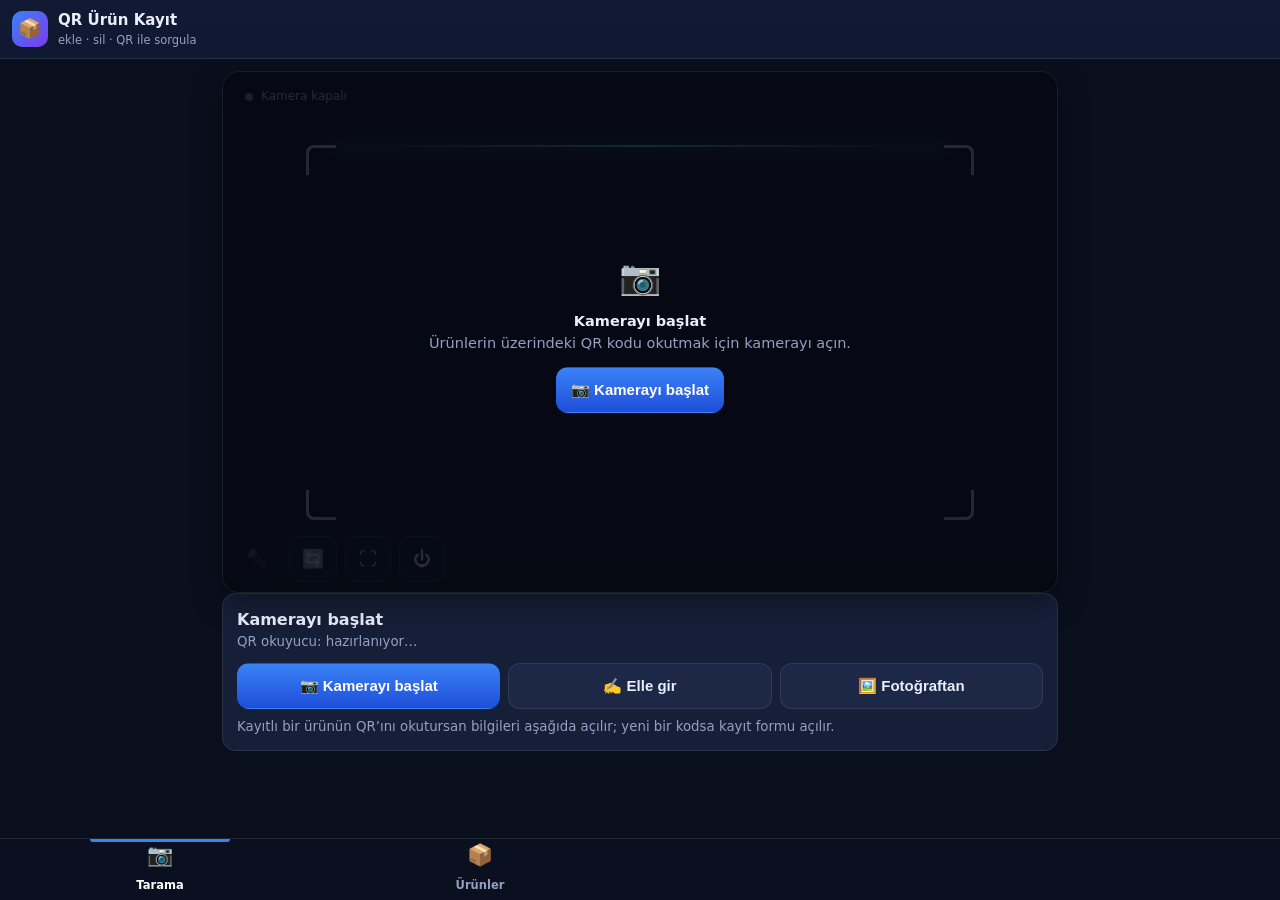
<file: index.html>
<!doctype html>
<html lang="tr">
<head>
<meta charset="utf-8">
<meta name="viewport" content="width=device-width, initial-scale=1, viewport-fit=cover, maximum-scale=1">
<meta name="theme-color" content="#0a0f1e">
<meta name="apple-mobile-web-app-capable" content="yes">
<meta name="apple-mobile-web-app-status-bar-style" content="black-translucent">
<meta name="mobile-web-app-capable" content="yes">
<meta name="description" content="QR tabanlı ürün kayıt ve sorgulama: ürün ekle, sil, QR okutup bilgilerini gör. Veriler cihazda kalır.">
<title>QR Ürün Kayıt</title>
<link rel="manifest" href="manifest.webmanifest">
<link rel="icon" href="icons/icon.svg" type="image/svg+xml">
<link rel="apple-touch-icon" href="icons/icon-192.png">
<link rel="stylesheet" href="css/app.css">
</head>
<body>

<header class="topbar no-print">
  <div class="logo">📦</div>
  <div class="brand">
    <b>QR Ürün Kayıt</b>
    <small>ekle · sil · QR ile sorgula</small>
  </div>
</header>

<main>

  <!-- ============ 1) TARAMA ============ -->
  <section class="view active" id="view-scan">
    <div class="camera" id="camWrap">
      <div class="stage">
        <video id="cam" playsinline muted autoplay></video>
        <div class="reticle" id="reticle"><i></i><i></i><i></i><i></i><div class="laser"></div></div>
        <div class="cam-status"><span class="dot" id="camDot"></span><span id="camState">Kamera kapalı</span></div>
        <div class="cam-hud">
          <button class="icon-btn" id="btnTorch" type="button" title="El feneri" disabled>🔦</button>
          <button class="icon-btn" id="btnFlip" type="button" title="Ön / arka kamera">🔄</button>
          <button class="icon-btn" id="btnFs" type="button" title="Tam ekran">⛶</button>
          <button class="icon-btn" id="btnCamToggle" type="button" title="Kamerayı durdur / başlat">⏻</button>
        </div>
        <div class="cam-msg" id="camMsg"></div>
      </div>
    </div>

    <div class="card">
      <div class="row spread">
        <div>
          <b id="scanTitle">Kamerayı başlat</b>
          <small id="scanHint" style="display:block">QR okuyucu: <span id="decoderName">hazırlanıyor…</span></small>
        </div>
      </div>
      <div class="btn-grid mt12">
        <button class="btn primary" id="btnStartCam" type="button">📷 Kamerayı başlat</button>
        <button class="btn" id="btnManual" type="button">✍️ Elle gir</button>
        <button class="btn" id="btnPhotoBtn" type="button">🖼️ Fotoğraftan</button>
      </div>
      <input type="file" id="photoInput" accept="image/*" capture="environment" class="hidden">
      <small class="muted mt8" style="display:block">Kayıtlı bir ürünün QR’ını okutursan bilgileri aşağıda açılır; yeni bir kodsa kayıt formu açılır.</small>
    </div>

    <div id="urunBilgi"></div>
  </section>

  <!-- ============ 2) ÜRÜNLER ============ -->
  <section class="view" id="view-urunler">
    <div class="card tight">
      <input type="search" id="q" placeholder="Ara: kod, ürün adı, müşteri, varış…">
      <div class="row spread mt8">
        <label class="switch" style="padding:0"><input type="checkbox" id="selTumu"><span style="font-size:13px">Tümünü seç</span></label>
        <button class="btn sm danger" id="btnSelDel" type="button" disabled>🗑️ Seçilenleri sil</button>
      </div>
      <button class="btn primary block mt8" id="btnEkle" type="button">＋ Ürün ekle</button>
    </div>
    <div id="urunListe"></div>

    <div class="card">
      <h3>Veri <span class="hint">cihazda kalır · sunucu yok</span></h3>
      <div class="btn-grid">
        <button class="btn" id="btnBackup" type="button">⬇️ Yedek al</button>
        <button class="btn" id="btnRestoreBtn" type="button">📥 Yedekten yükle</button>
        <button class="btn" id="btnSync" type="button" title="Uygulamayı baratan bilgisayardaki urunler.json dosyasından ürünleri çek">🔄 PC'den çek</button>
        <button class="btn danger" id="btnWipe" type="button">🧹 Tümünü sil</button>
      </div>
      <input type="file" id="restoreInput" accept=".json,application/json" class="hidden">
      <div class="row gap mt12">
        <a class="btn ghost grow" href="etiket.html">🏷️ QR etiket üret / yazdır</a>
        <a class="btn ghost" href="kurulum.html">📘 Kılavuz</a>
      </div>
    </div>
  </section>

</main>

<nav class="tabbar no-print">
  <button class="active" data-view="scan" type="button"><span class="ic">📷</span>Tarama</button>
  <button data-view="urunler" type="button"><span class="ic">📦</span>Ürünler<span class="badge-n hidden" id="tabBadge">0</span></button>
</nav>

<!-- ============ MODAL: ürün formu (parametreler) ============ -->
<div class="modal" id="mItem">
  <div class="veil" data-close></div>
  <div class="sheet">
    <div class="grab"></div>
    <div class="m-head">
      <h2 id="mItemTitle">Ürün</h2>
      <button class="icon-btn" type="button" data-close>✕</button>
    </div>

    <div class="grid2">
      <label class="f"><span>Ürün kodu *</span><input type="text" id="fKod" autocomplete="off"></label>
      <label class="f"><span>Kategori</span><select id="fKategori"></select></label>
    </div>
    <label class="f"><span>Ürün adı *</span><input type="text" id="fAd" autocomplete="off"></label>

    <div class="grid2">
      <label class="f"><span>Ağırlık (kg) *</span><input type="text" inputmode="decimal" id="fKg" placeholder="ör. 12,75"></label>
      <label class="f"><span>Hacim (m³) *</span><input type="text" inputmode="decimal" id="fM3" placeholder="ör. 0,42"><small id="fM3Hint" class="muted">Ölçüleri girersen otomatik hesaplanır</small></label>
    </div>
    <div class="grid3">
      <label class="f"><span>En (cm)</span><input type="text" inputmode="decimal" id="fEn"></label>
      <label class="f"><span>Boy (cm)</span><input type="text" inputmode="decimal" id="fBoy"></label>
      <label class="f"><span>Yükseklik (cm)</span><input type="text" inputmode="decimal" id="fYuk"></label>
    </div>

    <div class="row gap mb12">
      <div class="grow"><span style="font-size:12.5px;color:var(--muted);font-weight:600">Kırılacak mı?</span>
        <div class="tri mt8" id="fKirilgan">
          <button type="button" data-v="1">EVET ⚠</button>
          <button type="button" data-v="0">HAYIR</button>
          <button type="button" data-v="">Bilinmiyor</button>
        </div>
      </div>
      <div class="grow"><span style="font-size:12.5px;color:var(--muted);font-weight:600">Üstüne istiflenir mi?</span>
        <div class="tri mt8" id="fIstifle">
          <button type="button" data-v="1">EVET</button>
          <button type="button" data-v="0">HAYIR</button>
          <button type="button" data-v="">Bilinmiyor</button>
        </div>
      </div>
    </div>

    <label class="f"><span>Varış noktası *</span><input type="text" id="fVaris" list="catVaris" autocomplete="off" placeholder="İstanbul / Kadıköy"><small id="fVarisIpucu" class="muted">Biçim: Şehir / İlçe — örn. İstanbul / Kadıköy</small></label>
    <datalist id="catVaris"></datalist>
    <div class="grid2">
      <label class="f"><span>Müşteri / alıcı</span><input type="text" id="fMusteri"></label>
      <label class="f"><span>Telefon</span><input type="tel" id="fTelefon" inputmode="tel" maxlength="14" autocomplete="off" placeholder="0532 111 22 33"><small class="muted">0 + 10 hane — 12. hane yazılamaz, harf/sembol kabul edilmez</small></label>
    </div>
    <div class="grid2">
      <label class="f"><span>Adet</span><input type="number" inputmode="numeric" step="1" min="1" max="999" id="fAdet" value="1"></label>
      <label class="f"><span>Not</span><input type="text" id="fNot" placeholder="Asma, dik taşı, 2 kişi…"></label>
    </div>

    <details class="mt8">
      <summary class="muted">Ham QR içeriği</summary>
      <pre class="mono" id="fHam" style="white-space:pre-wrap;word-break:break-all;color:var(--muted)"></pre>
    </details>

    <div class="row gap mt16">
      <button class="btn primary grow big" id="btnItemSave" type="button">💾 Kaydet</button>
      <button class="btn" id="btnItemQr" type="button" title="Bu ürünün QR kodunu göster">🔳 QR</button>
      <button class="btn danger" id="btnItemDelete" type="button">🗑️</button>
    </div>
  </div>
</div>

<!-- ============ MODAL: QR kodu ============ -->
<div class="modal" id="mQr">
  <div class="veil" data-close></div>
  <div class="sheet">
    <div class="grab"></div>
    <div class="m-head"><h2>Ürün QR kodu</h2><button class="icon-btn" type="button" data-close>✕</button></div>
    <p class="muted">Bu QR’ı yazdırıp ürüne yapıştırın; okutulduğunda ürünün kayıtlı bilgileri açılır.
      Bilgileri değiştirip tekrar <b>🔳 QR</b>’a basarsanız kod yenilenir.</p>
    <div class="qr-box" id="qrGorsel"></div>
    <details class="mt8">
      <summary class="muted">QR içeriği</summary>
      <pre class="mono" id="qrMetin" style="white-space:pre-wrap;word-break:break-all;color:var(--muted)"></pre>
    </details>
    <div class="row gap mt12">
      <button class="btn primary grow" id="btnQrPng" type="button">🖼️ PNG indir</button>
      <button class="btn" id="btnQrKopya" type="button">📋 Metni kopyala</button>
    </div>
    <p class="muted mt12">Yüzlerce etiketi tek seferde yazdırmak için: <a href="etiket.html">Etiket üreticisi</a></p>
  </div>
</div>

<!-- ============ MODAL: onay ============ -->
<div class="modal" id="mConfirm">
  <div class="veil" data-close></div>
  <div class="sheet">
    <div class="grab"></div>
    <div class="m-head"><h2 id="cTitle">Emin misiniz?</h2><button class="icon-btn" type="button" data-close>✕</button></div>
    <p class="muted" id="cText"></p>
    <div class="row gap mt16">
      <button class="btn grow" type="button" data-close>Vazgeç</button>
      <button class="btn danger grow" id="cOk" type="button">Tamam</button>
    </div>
  </div>
</div>

<div id="toasts"></div>

<script src="vendor/jsQR.js"></script>
<script src="vendor/qrcode-generator.js"></script>
<script src="js/qrmake.js?v=13"></script>
<script src="js/storage.js?v=13"></script>
<script src="js/products.js?v=13"></script>
<script src="js/validate.js?v=13"></script>
<script src="js/scanner.js?v=13"></script>
<script src="js/core.js?v=13"></script>
<script src="js/items.js?v=13"></script>
<script src="js/scan.js?v=13"></script>
<script src="js/views.js?v=13"></script>
<script>
/* ---------- Self-heal (karışık sürüm bekçisi) ----------
   Eski service worker önbelleği + yeni sayfa karışırsa (kritik eleman veya
   JS bulunamazsa) SW kayıtlarını ve tüm önbellekleri silip BİR KEZ yeniler.
   Sürüm, products.js src'sindeki ?v= parametresinden okunur. */
(function () {
  function versiyon() {
    var s = document.querySelector('script[src*="products.js"]');
    return s && s.src.indexOf('v=') > -1 ? s.src.split('v=')[1] : '0';
  }
  var kritik = ['btnManual', 'fKategori', 'fKod'];
  var sorun = !window.Products || !window.App ||
    kritik.some(function (id) { return !document.getElementById(id); });
  if (!sorun) return;
  var ana = 'selfheal-' + versiyon();
  try { if (sessionStorage.getItem(ana)) return; sessionStorage.setItem(ana, '1'); } catch (e) {}
  var bos = Promise.resolve();
  if (navigator.serviceWorker && navigator.serviceWorker.getRegistrations) {
    bos = navigator.serviceWorker.getRegistrations().then(function (rs) {
      return Promise.all(rs.map(function (r) { return r.unregister(); }));
    }).catch(function () {});
  }
  bos.then(function () { return caches.keys(); })
     .then(function (ks) { return Promise.all(ks.map(function (k) { return caches.delete(k); })); })
     .catch(function () {})
     .then(function () { location.reload(); });
})();
</script>
</body>
</html>
</file>
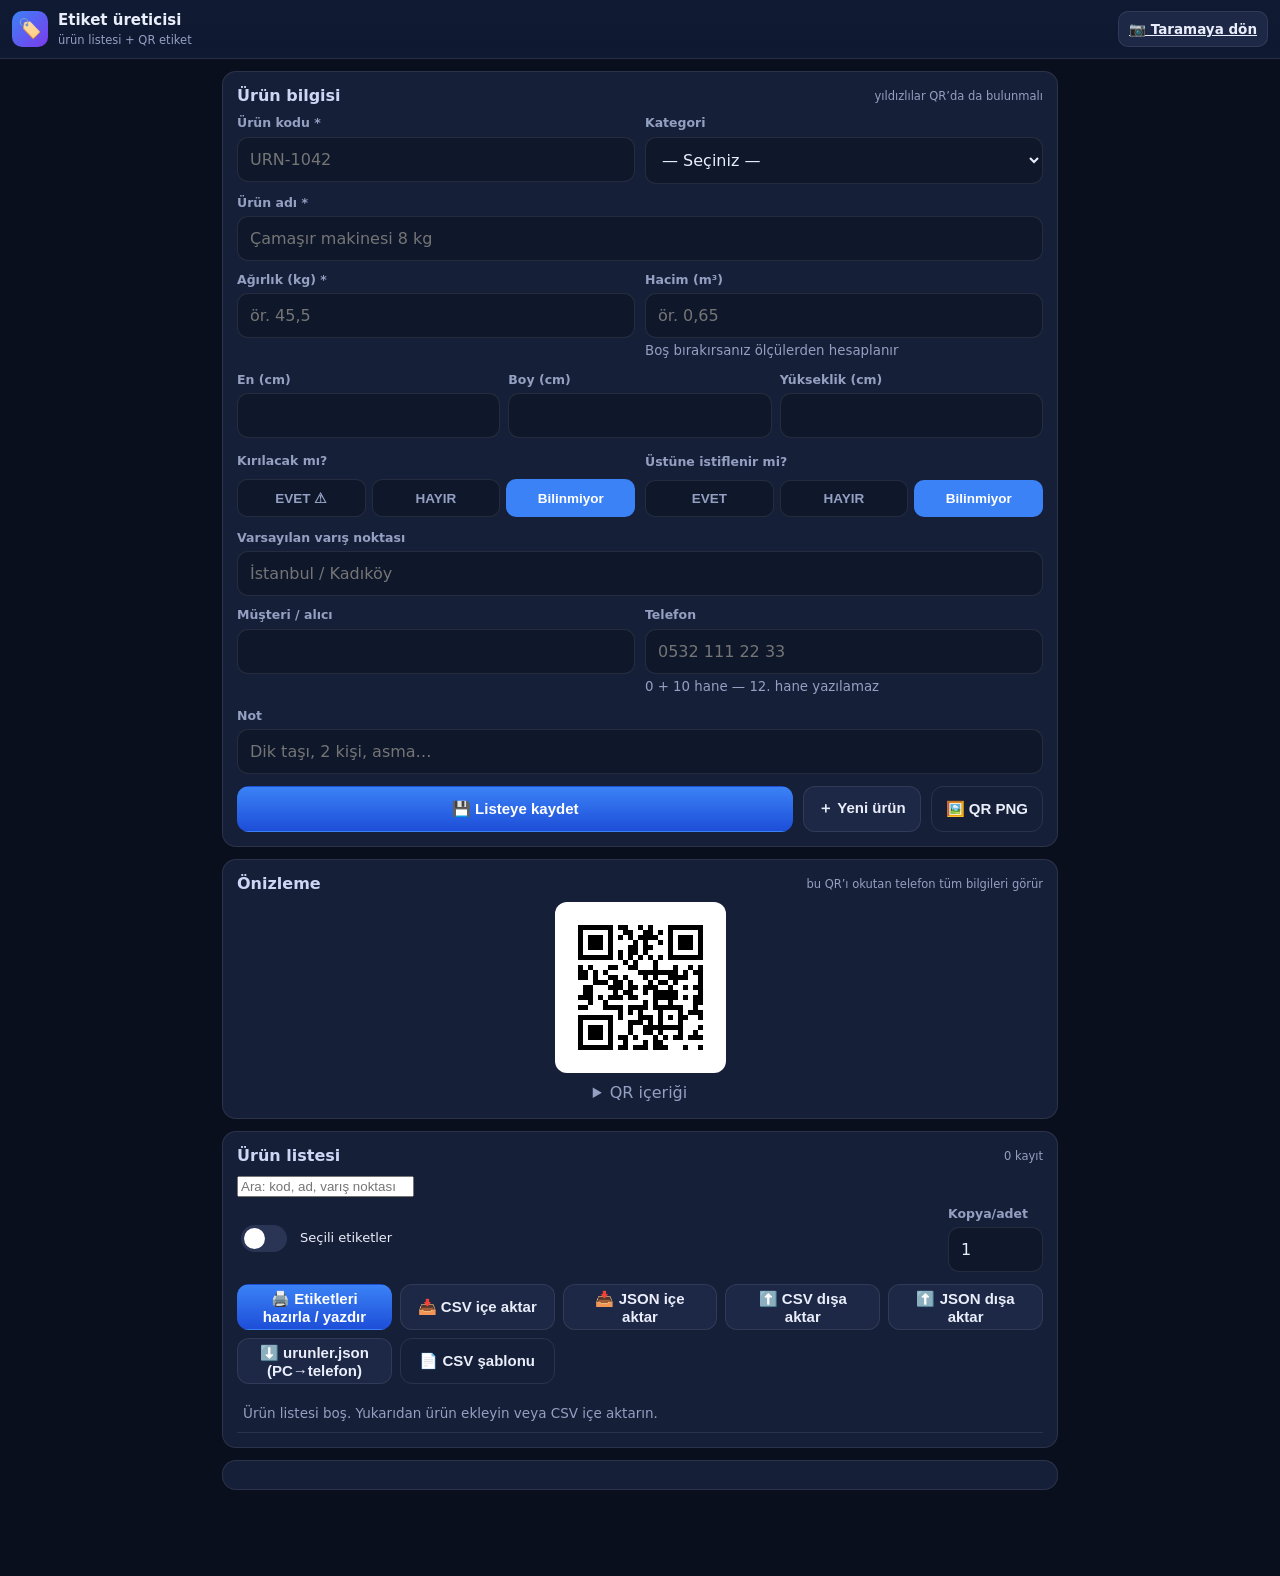
<file: etiket.html>
<!doctype html>
<html lang="tr">
<head>
<meta charset="utf-8">
<meta name="viewport" content="width=device-width, initial-scale=1, viewport-fit=cover">
<meta name="theme-color" content="#0a0f1e">
<title>Ürün listesi ve QR etiket yazdırma</title>
<link rel="icon" href="icons/icon.svg" type="image/svg+xml">
<link rel="stylesheet" href="css/app.css">
</head>
<body>

<header class="topbar no-print">
  <div class="logo">🏷️</div>
  <div class="brand"><b>Etiket üreticisi</b><small>ürün listesi + QR etiket</small></div>
  <div class="cap-mini"><a class="btn sm" href="index.html">📷 Taramaya dön</a></div>
</header>

<main>

  <div class="card no-print">
    <h3>Ürün bilgisi <span class="hint">yıldızlılar QR’da da bulunmalı</span></h3>
    <div class="grid2">
      <label class="f"><span>Ürün kodu *</span><input type="text" id="pKod" placeholder="URN-1042"></label>
      <label class="f"><span>Kategori</span><select id="pKategori"></select></label>
    </div>
    <label class="f"><span>Ürün adı *</span><input type="text" id="pAd" placeholder="Çamaşır makinesi 8 kg"></label>
    <div class="grid2">
      <label class="f"><span>Ağırlık (kg) *</span><input type="text" inputmode="decimal" id="pKg" placeholder="ör. 45,5"></label>
      <label class="f"><span>Hacim (m³)</span><input type="text" inputmode="decimal" id="pM3" placeholder="ör. 0,65"><small class="muted">Boş bırakırsanız ölçülerden hesaplanır</small></label>
    </div>
    <div class="grid3">
      <label class="f"><span>En (cm)</span><input type="text" inputmode="decimal" id="pEn"></label>
      <label class="f"><span>Boy (cm)</span><input type="text" inputmode="decimal" id="pBoy"></label>
      <label class="f"><span>Yükseklik (cm)</span><input type="text" inputmode="decimal" id="pYuk"></label>
    </div>
    <div class="row gap mb12">
      <div class="grow"><span style="font-size:12.5px;color:var(--muted);font-weight:600">Kırılacak mı?</span>
        <div class="tri mt8" id="pKirilgan"><button type="button" data-v="1">EVET ⚠</button><button type="button" data-v="0">HAYIR</button><button type="button" data-v="">Bilinmiyor</button></div>
      </div>
      <div class="grow"><span style="font-size:12.5px;color:var(--muted);font-weight:600">Üstüne istiflenir mi?</span>
        <div class="tri mt8" id="pIstifle"><button type="button" data-v="1">EVET</button><button type="button" data-v="0">HAYIR</button><button type="button" data-v="">Bilinmiyor</button></div>
      </div>
    </div>
    <label class="f"><span>Varsayılan varış noktası</span><input type="text" id="pVaris" list="vars" placeholder="İstanbul / Kadıköy"></label>
    <datalist id="vars"></datalist>
    <div class="grid2">
      <label class="f"><span>Müşteri / alıcı</span><input type="text" id="pMusteri"></label>
      <label class="f"><span>Telefon</span><input type="tel" id="pTelefon" inputmode="tel" maxlength="14" placeholder="0532 111 22 33"><small class="muted">0 + 10 hane — 12. hane yazılamaz</small></label>
    </div>
    <label class="f"><span>Not</span><input type="text" id="pNot" placeholder="Dik taşı, 2 kişi, asma…"></label>

    <div class="row gap mt12">
      <button class="btn primary grow" id="btnSave" type="button">💾 Listeye kaydet</button>
      <button class="btn" id="btnNew" type="button">＋ Yeni ürün</button>
      <button class="btn ghost" id="btnPng" type="button">🖼️ QR PNG</button>
    </div>
  </div>

  <div class="card no-print center">
    <h3>Önizleme <span class="hint">bu QR’ı okutan telefon tüm bilgileri görür</span></h3>
    <div class="qr-box" id="qrPreview"></div>
    <details class="mt8"><summary class="muted">QR içeriği</summary>
      <pre class="mono" id="qrText" style="white-space:pre-wrap;word-break:break-all;color:var(--muted);text-align:left"></pre>
    </details>
  </div>

  <div class="card no-print">
    <h3>Ürün listesi <span class="hint" id="catSayac">0 kayıt</span></h3>
    <input type="search" id="ara" placeholder="Ara: kod, ad, varış noktası…">
    <div class="row mt8">
      <label class="switch" style="padding:0"><input type="checkbox" id="selAll"><span style="font-size:13px">Seçili etiketler</span></label>
      <span class="grow"></span>
      <label class="f" style="margin:0;max-width:110px"><span>Kopya/adet</span><input type="number" inputmode="numeric" id="kopya" value="1" min="1" max="50"></label>
    </div>
    <div class="btn-grid mt12">
      <button class="btn primary" id="btnPrint" type="button">🖨️ Etiketleri hazırla / yazdır</button>
      <button class="btn" id="btnImpCsv" type="button">📥 CSV içe aktar</button>
      <button class="btn" id="btnImpJson" type="button">📥 JSON içe aktar</button>
      <button class="btn" id="btnExpCsv" type="button">⬆️ CSV dışa aktar</button>
      <button class="btn" id="btnExpJson" type="button">⬆️ JSON dışa aktar</button>
      <button class="btn" id="btnSyncFile" type="button" title="Telefondan tek dokunuşla çekilebilir: indir, uygulamayı baratan klasöre (veya telefona at) koy">⬇️ urunler.json (PC→telefon)</button>
      <button class="btn ghost" id="btnTemplate" type="button">📄 CSV şablonu</button>
    </div>
    <input type="file" id="fCsv" accept=".csv,text/csv" class="hidden">
    <input type="file" id="fJson" accept=".json,application/json" class="hidden">
    <div class="scroll-x mt12"><table class="tbl" id="tablo"></table></div>
  </div>

  <div class="card no-print" id="printBilgi" style="display:none">
    <h3>Yazdırmaya hazır</h3>
    <p class="muted" id="printOzet"></p>
    <button class="btn primary" id="btnPrintNow" type="button">🖨️ Yazdır</button>
  </div>

  <div class="card">
    <div class="label-sheet" id="printArea"></div>
  </div>

</main>

<script src="vendor/qrcode-generator.js"></script>
<script src="js/qrmake.js?v=13"></script>
<script src="js/storage.js?v=13"></script>
<script src="js/products.js?v=13"></script>
<script src="js/validate.js?v=13"></script>
<script src="js/labels.js?v=13"></script>
<script>
/* Self-heal (etiket ekranı) — bkz. index.html bekçisi */
(function () {
  function versiyon() {
    var s = document.querySelector('script[src*="products.js"]');
    return s && s.src.indexOf('v=') > -1 ? s.src.split('v=')[1] : '0';
  }
  var kritik = ['pKategori', 'pKod', 'pAd'];
  var sorun = !window.Products || !window.DB ||
    kritik.some(function (id) { return !document.getElementById(id); });
  if (!sorun) return;
  var ana = 'selfheal-' + versiyon();
  try { if (sessionStorage.getItem(ana)) return; sessionStorage.setItem(ana, '1'); } catch (e) {}
  var bos = Promise.resolve();
  if (navigator.serviceWorker && navigator.serviceWorker.getRegistrations) {
    bos = navigator.serviceWorker.getRegistrations().then(function (rs) {
      return Promise.all(rs.map(function (r) { return r.unregister(); }));
    }).catch(function () {});
  }
  bos.then(function () { return caches.keys(); })
     .then(function (ks) { return Promise.all(ks.map(function (k) { return caches.delete(k); })); })
     .catch(function () {})
     .then(function () { location.reload(); });
})();
</script>
</body>
</html>
</file>
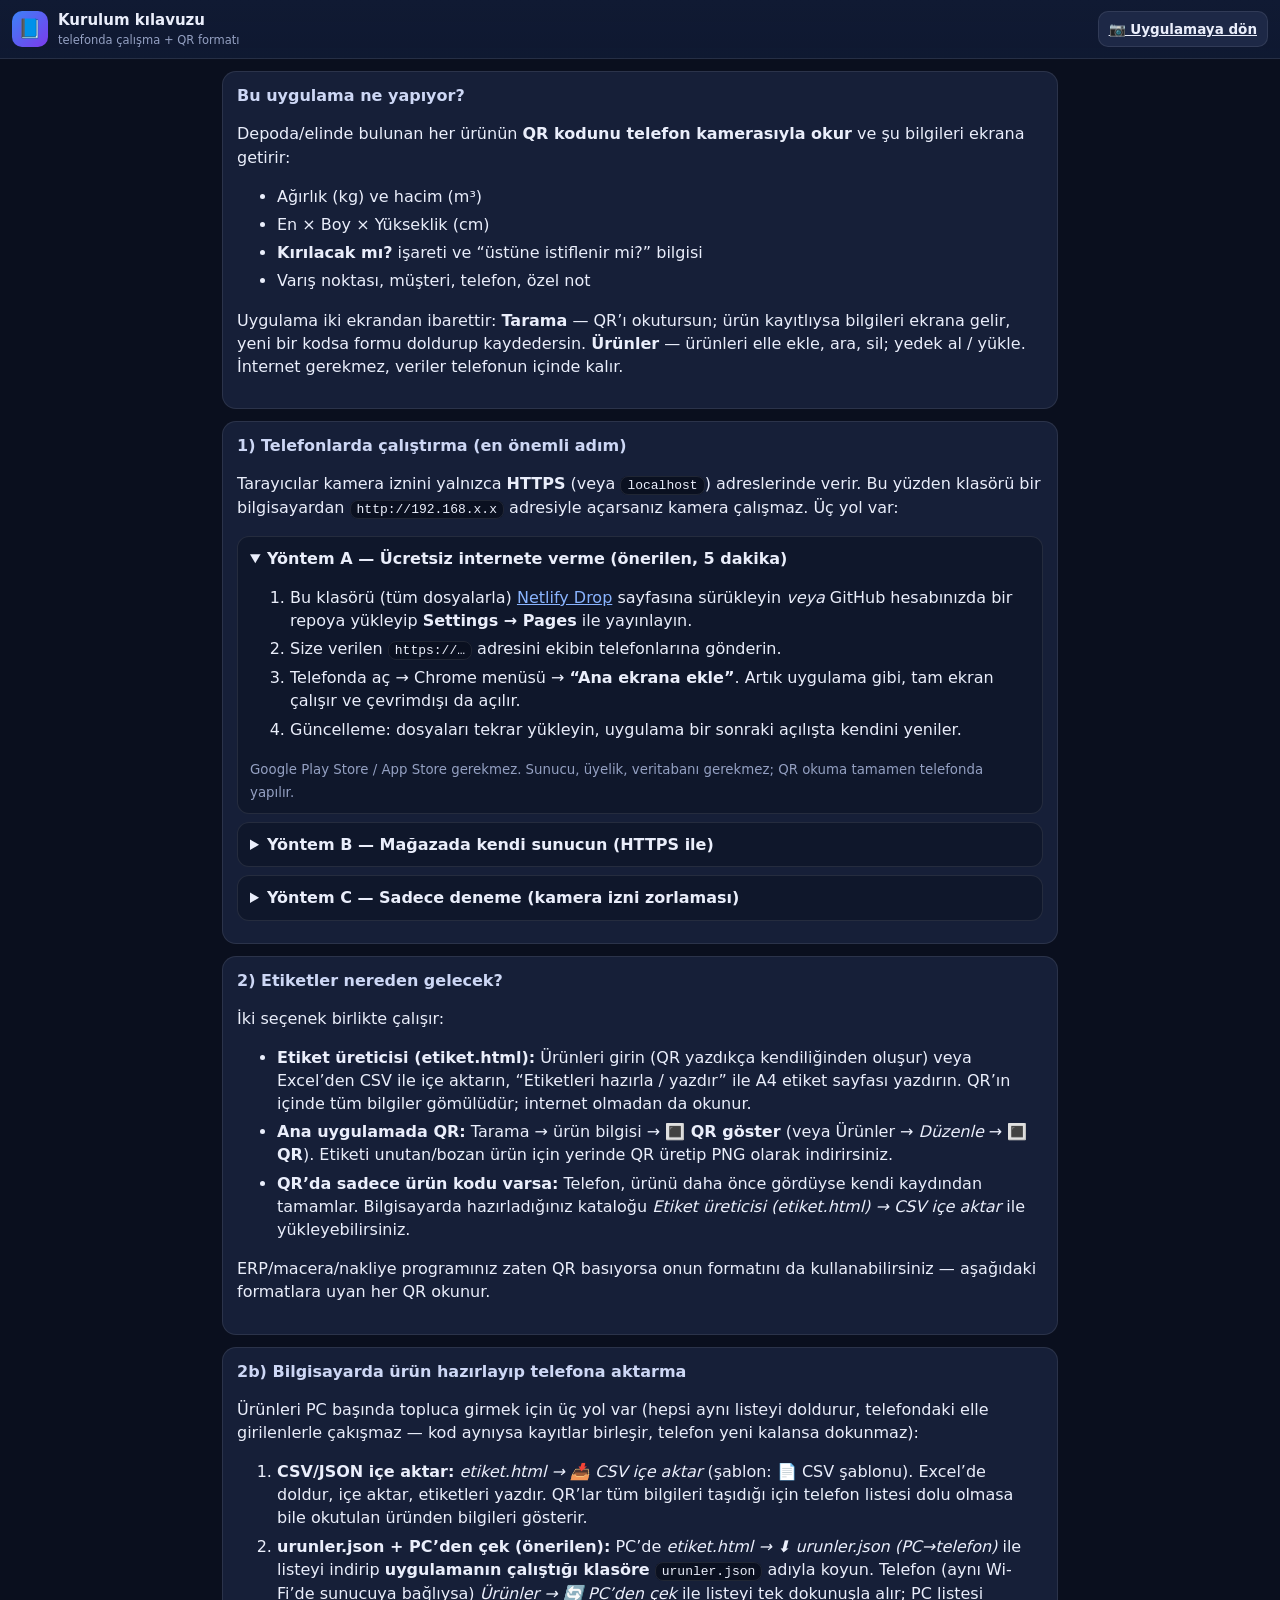
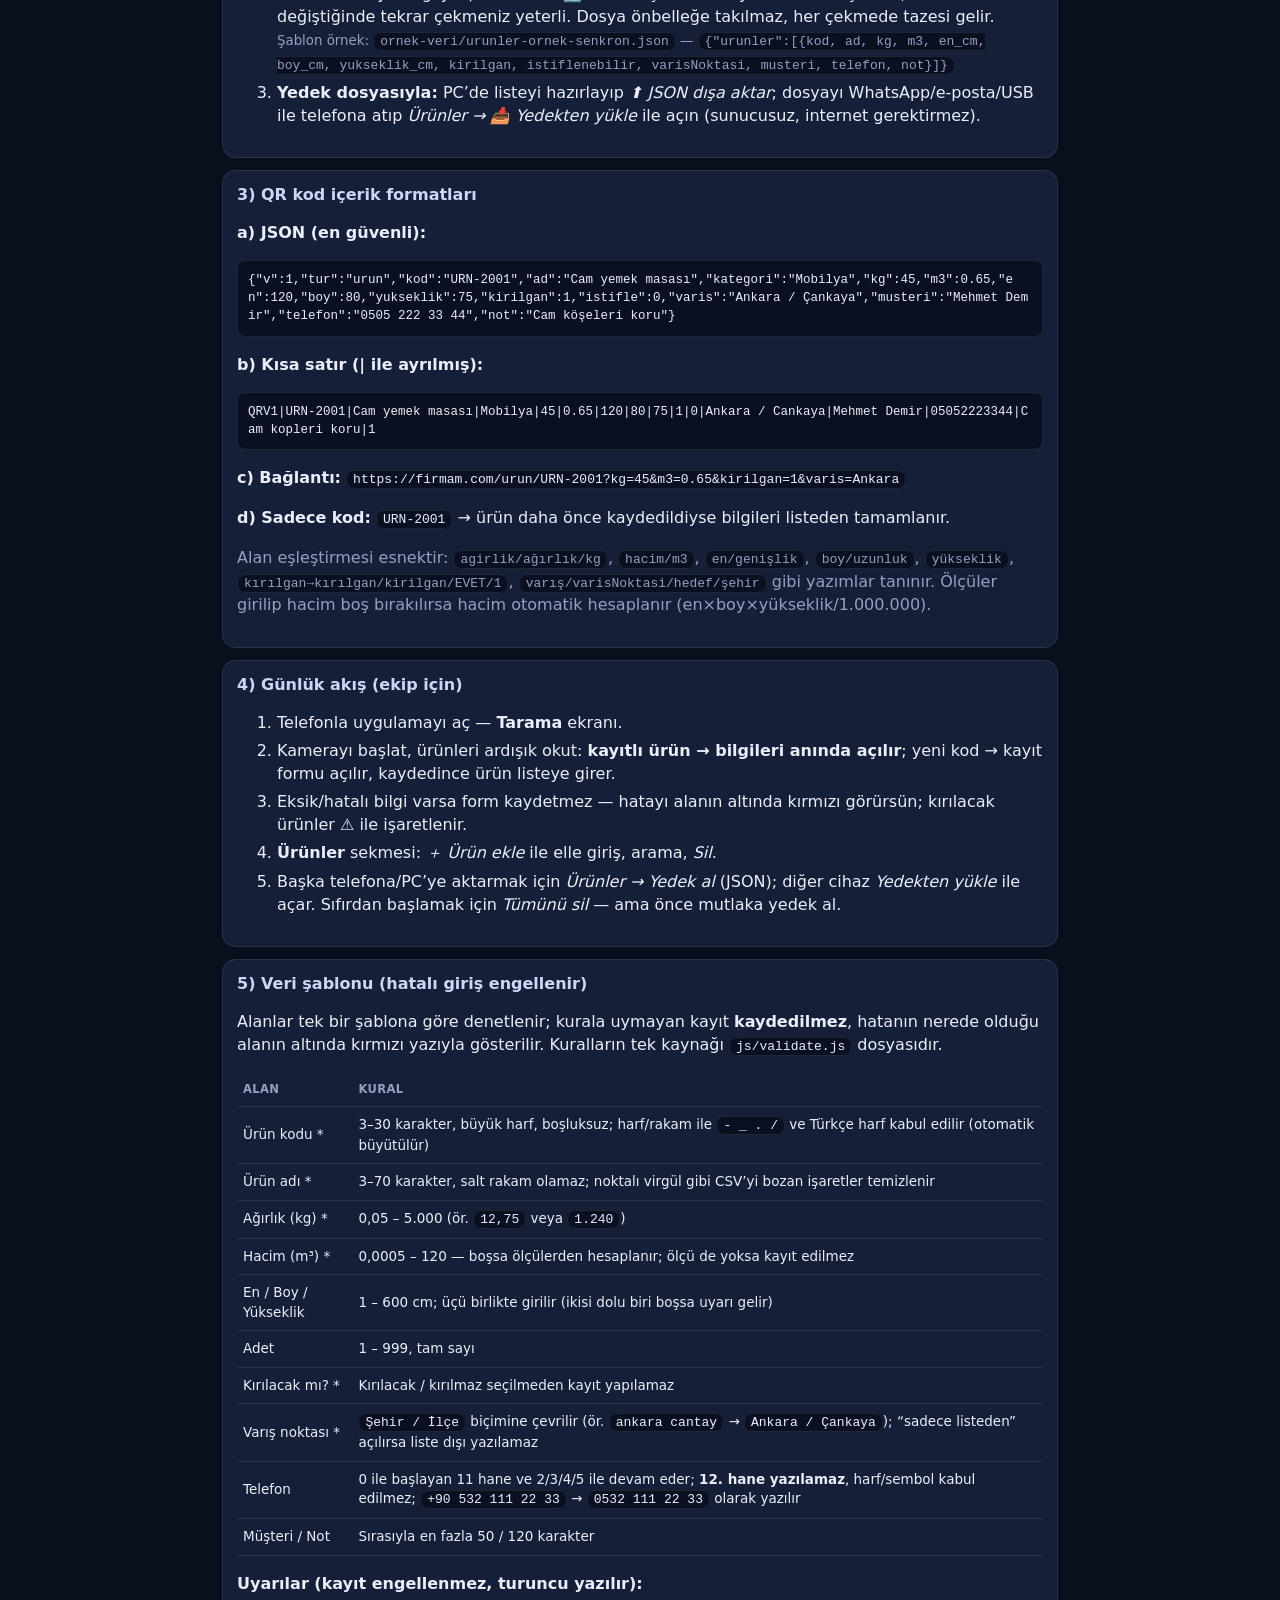
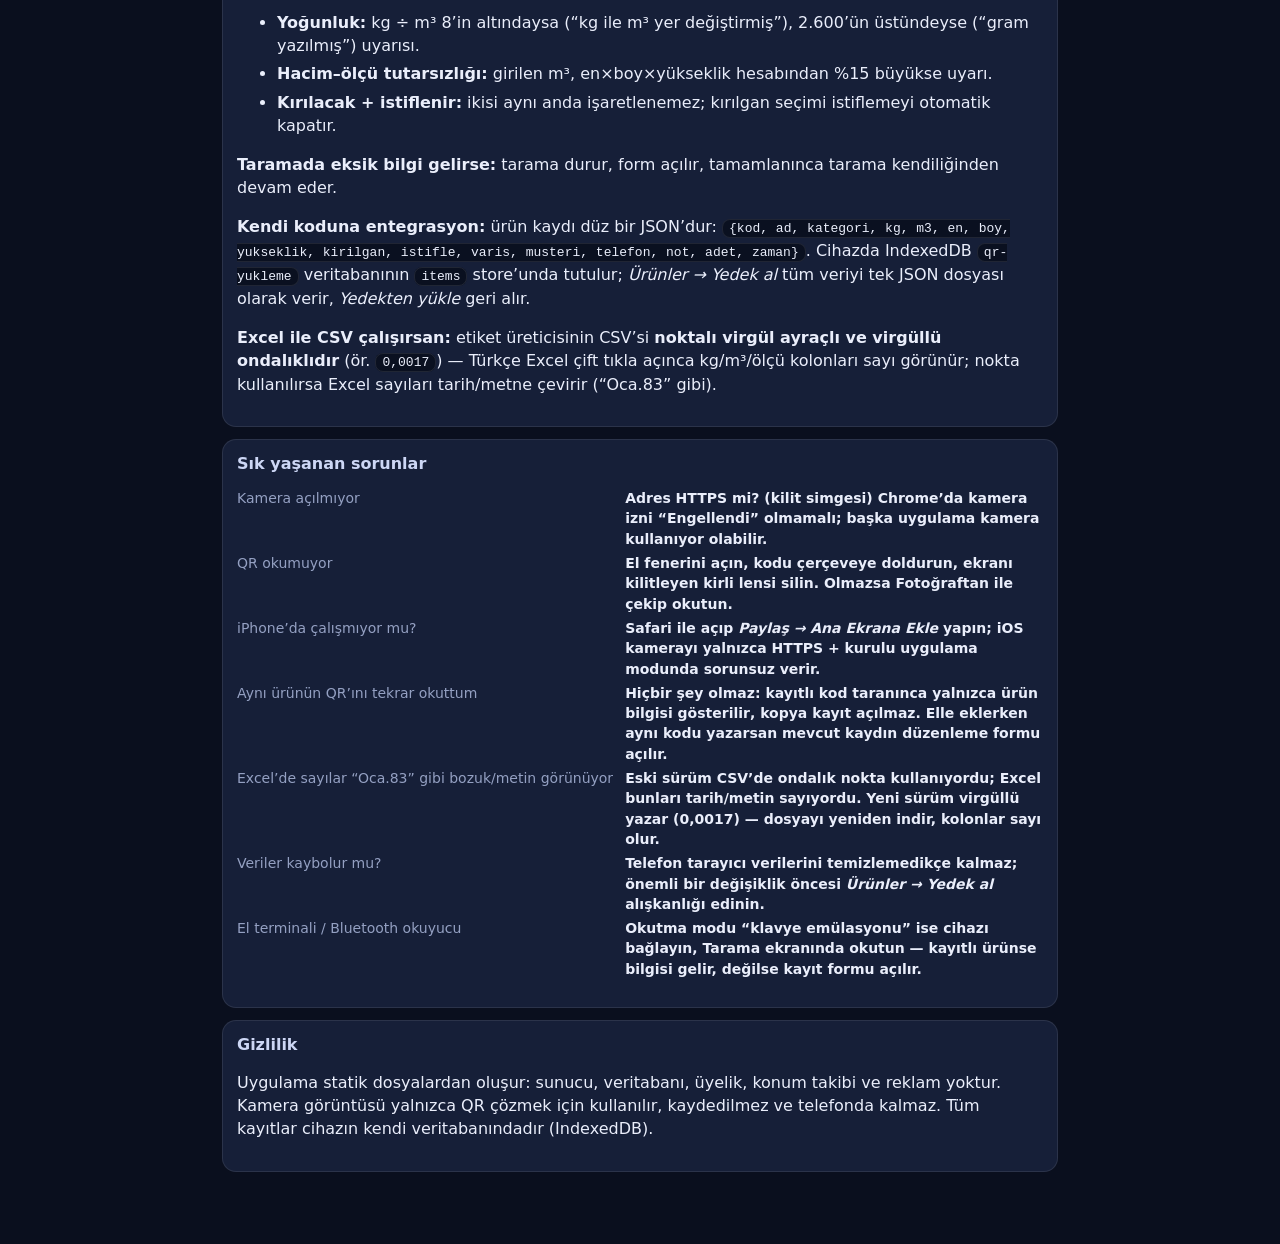
<file: kurulum.html>
<!doctype html>
<html lang="tr">
<head>
<meta charset="utf-8">
<meta name="viewport" content="width=device-width, initial-scale=1, viewport-fit=cover">
<meta name="theme-color" content="#0a0f1e">
<title>Kurulum ve kullanım kılavuzu</title>
<link rel="icon" href="icons/icon.svg" type="image/svg+xml">
<link rel="stylesheet" href="css/app.css">
<style>
  details.k { border: 1px solid var(--line); border-radius: 12px; padding: 10px 12px; margin-bottom: 8px; background: var(--bg2); }
  details.k > summary { font-weight: 700; cursor: pointer; }
  details.k[open] > summary { margin-bottom: 8px; }
  code, pre { background: #0a1020; border: 1px solid var(--line); border-radius: 8px; }
  code { padding: 1px 6px; font-size: 13px; }
  pre { padding: 10px; overflow-x: auto; font-size: 12.5px; white-space: pre-wrap; word-break: break-all; }
  ol li, ul li { margin: 5px 0; }
</style>
</head>
<body>
<header class="topbar">
  <div class="logo">📘</div>
  <div class="brand"><b>Kurulum kılavuzu</b><small>telefonda çalışma + QR formatı</small></div>
  <div class="cap-mini"><a class="btn sm" href="index.html">📷 Uygulamaya dön</a></div>
</header>

<main>
  <div class="card">
    <h3>Bu uygulama ne yapıyor?</h3>
    <p>Depoda/elinde bulunan her ürünün <b>QR kodunu telefon kamerasıyla okur</b> ve şu bilgileri ekrana getirir:</p>
    <ul>
      <li>Ağırlık (kg) ve hacim (m³)</li>
      <li>En × Boy × Yükseklik (cm)</li>
      <li><b>Kırılacak mı?</b> işareti ve “üstüne istiflenir mi?” bilgisi</li>
      <li>Varış noktası, müşteri, telefon, özel not</li>
    </ul>
    <p>Uygulama iki ekrandan ibarettir: <b>Tarama</b> — QR’ı okutursun; ürün kayıtlıysa bilgileri ekrana gelir,
      yeni bir kodsa formu doldurup kaydedersin. <b>Ürünler</b> — ürünleri elle ekle, ara, sil; yedek al / yükle.
      İnternet gerekmez, veriler telefonun içinde kalır.</p>
  </div>

  <div class="card">
    <h3>1) Telefonlarda çalıştırma (en önemli adım)</h3>
    <p>Tarayıcılar kamera iznini yalnızca <b>HTTPS</b> (veya <code>localhost</code>) adreslerinde verir. Bu yüzden klasörü
      bir bilgisayardan <code>http://192.168.x.x</code> adresiyle açarsanız kamera çalışmaz. Üç yol var:</p>

    <details class="k" open>
      <summary>Yöntem A — Ücretsiz internete verme (önerilen, 5 dakika)</summary>
      <ol>
        <li>Bu klasörü (tüm dosyalarla) <a href="https://app.netlify.com/drop" target="_blank" rel="noopener">Netlify Drop</a>
          sayfasına sürükleyin <em>veya</em> GitHub hesabınızda bir repoya yükleyip <b>Settings → Pages</b> ile yayınlayın.</li>
        <li>Size verilen <code>https://…</code> adresini ekibin telefonlarına gönderin.</li>
        <li>Telefonda aç → Chrome menüsü → <b>“Ana ekrana ekle”</b>. Artık uygulama gibi, tam ekran çalışır ve çevrimdışı da açılır.</li>
        <li>Güncelleme: dosyaları tekrar yükleyin, uygulama bir sonraki açılışta kendini yeniler.</li>
      </ol>
      <small>Google Play Store / App Store gerekmez. Sunucu, üyelik, veritabanı gerekmez; QR okuma tamamen telefonda yapılır.</small>
    </details>

    <details class="k">
      <summary>Yöntem B — Mağazada kendi sunucun (HTTPS ile)</summary>
      <p>Bilgisayarda Node.js kuruluysa:</p>
      <pre>npx http-server . -p 8081 -S -C cert.pem -K key.pem</pre>
      <p>Telefonla <code>https://bilgisayar-ip:8081</code> adresine girin (kendi kendine imzalı sertifikada
        “yine de devam et” deyip sertifikayı güvenilir olarak kaydedin).</p>
    </details>

    <details class="k">
      <summary>Yöntem C — Sadece deneme (kamera izni zorlaması)</summary>
      <p>Aynı ağdaki telefondan <code>http://…:8080</code> ile açarsanız arayüz çalışır ama kamera kilitlidir.
        Android Chrome’da geçici istisna: <code>chrome://flags/#unsafely-treat-insecure-origin-as-secure</code>
        adresine HTTP linkini yazıp tarayıcıyı yeniden başlatın. Üretim için önerilmez; iPhone’da çalışmaz.</p>
    </details>
  </div>

  <div class="card">
    <h3>2) Etiketler nereden gelecek?</h3>
    <p>İki seçenek birlikte çalışır:</p>
    <ul>
      <li><b>Etiket üreticisi (etiket.html):</b> Ürünleri girin (QR yazdıkça kendiliğinden oluşur) veya Excel’den CSV ile içe aktarın,
        “Etiketleri hazırla / yazdır” ile A4 etiket sayfası yazdırın. QR’ın içinde tüm bilgiler gömülüdür; internet olmadan da okunur.</li>
      <li><b>Ana uygulamada QR:</b> Tarama → ürün bilgisi → <b>🔳 QR göster</b> (veya Ürünler → <i>Düzenle</i> → <b>🔳 QR</b>).
        Etiketi unutan/bozan ürün için yerinde QR üretip PNG olarak indirirsiniz.</li>
      <li><b>QR’da sadece ürün kodu varsa:</b> Telefon, ürünü daha önce gördüyse kendi kaydından tamamlar.
        Bilgisayarda hazırladığınız kataloğu <i>Etiket üreticisi (etiket.html) → CSV içe aktar</i> ile yükleyebilirsiniz.</li>
    </ul>
    <p>ERP/macera/nakliye programınız zaten QR basıyorsa onun formatını da kullanabilirsiniz — aşağıdaki formatlara uyan her QR okunur.</p>
  </div>

  <div class="card">
    <h3>2b) Bilgisayarda ürün hazırlayıp telefona aktarma</h3>
    <p>Ürünleri PC başında topluca girmek için üç yol var (hepsi aynı listeyi doldurur, telefondaki
      elle girilenlerle çakışmaz — kod aynıysa kayıtlar birleşir, telefon yeni kalansa dokunmaz):</p>
    <ol>
      <li><b>CSV/JSON içe aktar:</b> <i>etiket.html → 📥 CSV içe aktar</i> (şablon: 📄 CSV şablonu).
        Excel’de doldur, içe aktar, etiketleri yazdır. QR’lar tüm bilgileri taşıdığı için telefon
        listesi dolu olmasa bile okutulan üründen bilgileri gösterir.</li>
      <li><b>urunler.json + PC’den çek (önerilen):</b> PC’de <i>etiket.html → ⬇️ urunler.json (PC→telefon)</i>
        ile listeyi indirip <b>uygulamanın çalıştığı klasöre</b> <code>urunler.json</code> adıyla koyun.
        Telefon (aynı Wi-Fi’de sunucuya bağlıysa) <i>Ürünler → 🔄 PC’den çek</i> ile listeyi tek dokunuşla
        alır; PC listesi değiştiğinde tekrar çekmeniz yeterli. Dosya önbelleğe takılmaz, her çekmede tazesi gelir.
        <br><small>Şablon örnek: <code>ornek-veri/urunler-ornek-senkron.json</code> — <code>{"urunler":[{kod, ad, kg, m3, en_cm, boy_cm, yukseklik_cm, kirilgan, istiflenebilir, varisNoktasi, musteri, telefon, not}]}</code></small></li>
      <li><b>Yedek dosyasıyla:</b> PC’de listeyi hazırlayıp <i>⬆️ JSON dışa aktar</i>; dosyayı WhatsApp/e-posta/USB
        ile telefona atıp <i>Ürünler → 📥 Yedekten yükle</i> ile açın (sunucusuz, internet gerektirmez).</li>
    </ol>
  </div>

  <div class="card">
    <h3>3) QR kod içerik formatları</h3>
    <p><b>a) JSON (en güvenli):</b></p>
    <pre>{"v":1,"tur":"urun","kod":"URN-2001","ad":"Cam yemek masası","kategori":"Mobilya","kg":45,"m3":0.65,"en":120,"boy":80,"yukseklik":75,"kirilgan":1,"istifle":0,"varis":"Ankara / Çankaya","musteri":"Mehmet Demir","telefon":"0505 222 33 44","not":"Cam köşeleri koru"}</pre>
    <p><b>b) Kısa satır (| ile ayrılmış):</b></p>
    <pre>QRV1|URN-2001|Cam yemek masası|Mobilya|45|0.65|120|80|75|1|0|Ankara / Cankaya|Mehmet Demir|05052223344|Cam kopleri koru|1</pre>
    <p><b>c) Bağlantı:</b> <code>https://firmam.com/urun/URN-2001?kg=45&amp;m3=0.65&amp;kirilgan=1&amp;varis=Ankara</code></p>
    <p><b>d) Sadece kod:</b> <code>URN-2001</code> → ürün daha önce kaydedildiyse bilgileri listeden tamamlanır.</p>
    <p class="muted">Alan eşleştirmesi esnektir: <code>agirlik/ağırlık/kg</code>, <code>hacim/m3</code>,
      <code>en/genişlik</code>, <code>boy/uzunluk</code>, <code>yükseklik</code>, <code>kırılgan→kırılgan/kirilgan/EVET/1</code>,
      <code>varış/varisNoktasi/hedef/şehir</code> gibi yazımlar tanınır. Ölçüler girilip hacim boş bırakılırsa
      hacim otomatik hesaplanır (en×boy×yükseklik/1.000.000).</p>
  </div>

  <div class="card">
    <h3>4) Günlük akış (ekip için)</h3>
    <ol>
      <li>Telefonla uygulamayı aç — <b>Tarama</b> ekranı.</li>
      <li>Kamerayı başlat, ürünleri ardışık okut: <b>kayıtlı ürün → bilgileri anında açılır</b>; yeni kod → kayıt formu açılır, kaydedince ürün listeye girer.</li>
      <li>Eksik/hatalı bilgi varsa form kaydetmez — hatayı alanın altında kırmızı görürsün; kırılacak ürünler ⚠ ile işaretlenir.</li>
      <li><b>Ürünler</b> sekmesi: <i>＋ Ürün ekle</i> ile elle giriş, arama, <i>Sil</i>.</li>
      <li>Başka telefona/PC’ye aktarmak için <i>Ürünler → Yedek al</i> (JSON); diğer cihaz <i>Yedekten yükle</i> ile açar.
        Sıfırdan başlamak için <i>Tümünü sil</i> — ama önce mutlaka yedek al.</li>
    </ol>
  </div>

  <div class="card">
    <h3>5) Veri şablonu (hatalı giriş engellenir)</h3>
    <p>Alanlar tek bir şablona göre denetlenir; kurala uymayan kayıt <b>kaydedilmez</b>, hatanın nerede olduğu
      alanın altında kırmızı yazıyla gösterilir. Kuralların tek kaynağı <code>js/validate.js</code> dosyasıdır.</p>
    <div class="scroll-x"><table class="tbl">
      <tr><th>Alan</th><th>Kural</th></tr>
      <tr><td>Ürün kodu *</td><td>3–30 karakter, büyük harf, boşluksuz; harf/rakam ile <code>- _ . /</code> ve Türkçe harf kabul edilir (otomatik büyütülür)</td></tr>
      <tr><td>Ürün adı *</td><td>3–70 karakter, salt rakam olamaz; noktalı virgül gibi CSV’yi bozan işaretler temizlenir</td></tr>
      <tr><td>Ağırlık (kg) *</td><td>0,05 – 5.000 (ör. <code>12,75</code> veya <code>1.240</code>)</td></tr>
      <tr><td>Hacim (m³) *</td><td>0,0005 – 120 — boşsa ölçülerden hesaplanır; ölçü de yoksa kayıt edilmez</td></tr>
      <tr><td>En / Boy / Yükseklik</td><td>1 – 600 cm; üçü birlikte girilir (ikisi dolu biri boşsa uyarı gelir)</td></tr>
      <tr><td>Adet</td><td>1 – 999, tam sayı</td></tr>
      <tr><td>Kırılacak mı? *</td><td>Kırılacak / kırılmaz seçilmeden kayıt yapılamaz</td></tr>
      <tr><td>Varış noktası *</td><td><code>Şehir / İlçe</code> biçimine çevrilir (ör. <code>ankara cantay</code> → <code>Ankara / Çankaya</code>); “sadece listeden” açılırsa liste dışı yazılamaz</td></tr>
      <tr><td>Telefon</td><td>0 ile başlayan 11 hane ve 2/3/4/5 ile devam eder; <b>12. hane yazılamaz</b>, harf/sembol kabul edilmez; <code>+90 532 111 22 33</code> → <code>0532 111 22 33</code> olarak yazılır</td></tr>
      <tr><td>Müşteri / Not</td><td>Sırasıyla en fazla 50 / 120 karakter</td></tr>
    </table></div>
    <p><b>Uyarılar (kayıt engellenmez, turuncu yazılır):</b></p>
    <ul>
      <li><b>Yoğunluk:</b> kg ÷ m³ 8’in altındaysa (“kg ile m³ yer değiştirmiş”), 2.600’ün üstündeyse (“gram yazılmış”) uyarısı.</li>
      <li><b>Hacim–ölçü tutarsızlığı:</b> girilen m³, en×boy×yükseklik hesabından %15 büyükse uyarı.</li>
      <li><b>Kırılacak + istiflenir:</b> ikisi aynı anda işaretlenemez; kırılgan seçimi istiflemeyi otomatik kapatır.</li>
    </ul>
    <p><b>Taramada eksik bilgi gelirse:</b> tarama durur, form açılır, tamamlanınca tarama kendiliğinden devam eder.</p>
    <p><b>Kendi koduna entegrasyon:</b> ürün kaydı düz bir JSON’dur:
      <code>{kod, ad, kategori, kg, m3, en, boy, yukseklik, kirilgan, istifle, varis, musteri, telefon, not, adet, zaman}</code>.
      Cihazda IndexedDB <code>qr-yukleme</code> veritabanının <code>items</code> store’unda tutulur;
      <i>Ürünler → Yedek al</i> tüm veriyi tek JSON dosyası olarak verir, <i>Yedekten yükle</i> geri alır.</p>
    <p><b>Excel ile CSV çalışırsan:</b> etiket üreticisinin CSV’si <b>noktalı virgül ayraçlı ve virgüllü ondalıklıdır</b>
      (ör. <code>0,0017</code>) — Türkçe Excel çift tıkla açınca kg/m³/ölçü kolonları sayı görünür; nokta kullanılırsa
      Excel sayıları tarih/metne çevirir (“Oca.83” gibi).</p>
  </div>

  <div class="card">
    <h3>Sık yaşanan sorunlar</h3>
    <dl class="kv">
      <dt>Kamera açılmıyor</dt><dd>Adres HTTPS mi? (kilit simgesi) Chrome’da kamera izni “Engellendi” olmamalı; başka uygulama kamera kullanıyor olabilir.</dd>
      <dt>QR okumuyor</dt><dd>El fenerini açın, kodu çerçeveye doldurun, ekranı kilitleyen kirli lensi silin. Olmazsa <b>Fotoğraftan</b> ile çekip okutun.</dd>
      <dt>iPhone’da çalışmıyor mu?</dt><dd>Safari ile açıp <i>Paylaş → Ana Ekrana Ekle</i> yapın; iOS kamerayı yalnızca HTTPS + kurulu uygulama modunda sorunsuz verir.</dd>
      <dt>Aynı ürünün QR’ını tekrar okuttum</dt><dd>Hiçbir şey olmaz: kayıtlı kod taranınca yalnızca <b>ürün bilgisi gösterilir</b>, kopya kayıt açılmaz. Elle eklerken aynı kodu yazarsan mevcut kaydın düzenleme formu açılır.</dd>
      <dt>Excel’de sayılar “Oca.83” gibi bozuk/metin görünüyor</dt><dd>Eski sürüm CSV’de ondalık nokta kullanıyordu; Excel bunları tarih/metin sayıyordu. Yeni sürüm virgüllü yazar (0,0017) — dosyayı yeniden indir, kolonlar sayı olur.</dd>
      <dt>Veriler kaybolur mu?</dt><dd>Telefon tarayıcı verilerini temizlemedikçe kalmaz; önemli bir değişiklik öncesi <i>Ürünler → Yedek al</i> alışkanlığı edinin.</dd>
      <dt>El terminali / Bluetooth okuyucu</dt><dd>Okutma modu “klavye emülasyonu” ise cihazı bağlayın, Tarama ekranında okutun — kayıtlı ürünse bilgisi gelir, değilse kayıt formu açılır.</dd>
    </dl>
  </div>

  <div class="card">
    <h3>Gizlilik</h3>
    <p>Uygulama statik dosyalardan oluşur: sunucu, veritabanı, üyelik, konum takibi ve reklam yoktur.
      Kamera görüntüsü yalnızca QR çözmek için kullanılır, kaydedilmez ve telefonda kalmaz. Tüm kayıtlar
      cihazın kendi veritabanındadır (IndexedDB).</p>
  </div>
</main>
</body>
</html>
</file>
<file: css/app.css>
/* ===================== QR YÜKLEME — arayüz ===================== */
:root {
  --bg: #0a0f1e;
  --bg2: #0f172b;
  --panel: #161f38;
  --panel2: #1d2846;
  --line: rgba(255, 255, 255, .09);
  --txt: #eaeefb;
  --muted: #94a0c2;
  --brand: #3b82f6;
  --brand2: #1d4ed8;
  --ok: #22c55e;
  --warn: #f59e0b;
  --bad: #f43f5e;
  --frag: #ff8a1f;
  --r: 14px;
  --tab-h: 62px;
  --shadow: 0 10px 30px rgba(0, 0, 0, .35);
}

* { box-sizing: border-box; }
html, body { margin: 0; padding: 0; }
body {
  background: var(--bg);
  color: var(--txt);
  font: 16px/1.45 system-ui, -apple-system, "Segoe UI", Roboto, "Helvetica Neue", Arial, sans-serif;
  -webkit-text-size-adjust: 100%;
  overscroll-behavior-y: none;
  padding-bottom: calc(var(--tab-h) + env(safe-area-inset-bottom));
}
h1, h2, h3, h4 { margin: 0 0 8px; line-height: 1.25; }
h2 { font-size: 19px; }
h3 { font-size: 16px; }
a { color: #8ab4ff; }
small { color: var(--muted); }
.muted { color: var(--muted); }
.mono { font-family: ui-monospace, "SF Mono", Consolas, monospace; font-size: 13px; }
.nowrap { white-space: nowrap; }
.hidden { display: none !important; }
.row { display: flex; align-items: center; gap: 8px; }
.row.wrap { flex-wrap: wrap; }
.row.gap { gap: 10px; }
.spread { justify-content: space-between; }
.grow { flex: 1 1 auto; min-width: 0; }
.center { text-align: center; }
.right { text-align: right; }
.tr { text-align: right; }
.mt8 { margin-top: 8px; } .mt12 { margin-top: 12px; } .mt16 { margin-top: 16px; }
.cizgi { border: 0; border-top: 1px solid var(--line); margin: 12px 0; }
.mb8 { margin-bottom: 8px; } .mb12 { margin-bottom: 12px; }

/* ---------- üst bar ---------- */
.topbar {
  position: sticky; top: 0; z-index: 40;
  display: flex; align-items: center; gap: 10px;
  padding: 10px 12px calc(10px - env(safe-area-inset-top) * 0);
  padding-top: calc(10px + env(safe-area-inset-top));
  background: linear-gradient(180deg, #101a33, rgba(16, 26, 51, .92));
  border-bottom: 1px solid var(--line);
  backdrop-filter: blur(8px);
}
.logo {
  width: 36px; height: 36px; flex: none; border-radius: 10px;
  background: linear-gradient(135deg, var(--brand), #7c3aed);
  display: grid; place-items: center; font-size: 19px;
}
.topbar .brand b { display: block; font-size: 15px; }
.topbar .brand small { display: block; font-size: 11.5px; max-width: 46vw; overflow: hidden; text-overflow: ellipsis; white-space: nowrap; }
.cap-mini { margin-left: auto; text-align: right; font-size: 11.5px; color: var(--muted); line-height: 1.25; }
.cap-mini b { color: var(--txt); font-size: 13px; }
.cap-mini.full b { color: var(--warn); }

/* ---------- ekranlar ---------- */
main { padding: 12px; max-width: 860px; margin: 0 auto; }
.view { display: none; }
.view.active { display: block; }

.card {
  background: var(--panel); border: 1px solid var(--line); border-radius: var(--r);
  padding: 14px; margin-bottom: 12px;
}
.card.tight { padding: 10px 12px; }
.card h3 { display: flex; align-items: center; gap: 8px; color: #cdd7f5; }
.card h3 .hint { margin-left: auto; font-size: 11.5px; color: var(--muted); font-weight: 400; }
.kv { display: grid; grid-template-columns: auto 1fr; gap: 4px 12px; font-size: 14px; }
.kv dt { color: var(--muted); }
.kv dd { margin: 0; font-weight: 600; }

/* ---------- kamera ---------- */
.camera {
  position: relative; border-radius: 18px; overflow: hidden; background: #05080f;
  border: 1px solid var(--line); box-shadow: var(--shadow);
}
.camera video { display: block; width: 100%; height: 100%; object-fit: cover; }
.camera .stage { position: relative; width: 100%; height: min(56vh, 460px); }
.cam-hud { position: absolute; left: 0; right: 0; bottom: 0; display: flex; gap: 8px; padding: 10px; background: linear-gradient(0deg, rgba(0, 0, 0, .55), transparent); }
.cam-hud .icon-btn { background: rgba(10, 16, 32, .72); }
.icon-btn {
  min-width: 46px; height: 46px; padding: 0 12px; border-radius: 12px; border: 1px solid rgba(255, 255, 255, .18);
  background: rgba(255, 255, 255, .1); color: #fff; font-size: 18px; display: grid; place-items: center;
  cursor: pointer; -webkit-tap-highlight-color: transparent;
}
.icon-btn:active { transform: scale(.95); }
.icon-btn.on { background: var(--warn); color: #201600; border-color: transparent; font-weight: 700; }
.icon-btn[disabled] { opacity: .4; }

/* tarama çerçevesi */
.reticle { position: absolute; inset: 14% 10%; pointer-events: none; }
.reticle i { position: absolute; width: 30px; height: 30px; border: 3px solid rgba(255, 255, 255, .9); }
.reticle i:nth-child(1) { top: 0; left: 0; border-right: 0; border-bottom: 0; border-radius: 8px 0 0 0; }
.reticle i:nth-child(2) { top: 0; right: 0; border-left: 0; border-bottom: 0; border-radius: 0 8px 0 0; }
.reticle i:nth-child(3) { bottom: 0; left: 0; border-right: 0; border-top: 0; border-radius: 0 0 0 8px; }
.reticle i:nth-child(4) { bottom: 0; right: 0; border-left: 0; border-top: 0; border-radius: 0 0 8px 0; }
.reticle .laser {
  position: absolute; left: 4%; right: 4%; height: 2px; top: 0;
  background: linear-gradient(90deg, transparent, #6ee7ff, transparent);
  box-shadow: 0 0 14px #6ee7ff; animation: laser 2.4s ease-in-out infinite;
}
@keyframes laser { 0%, 100% { top: 2%; } 50% { top: 96%; } }
.camera.hit { animation: hit .35s ease; }
@keyframes hit { 0% { box-shadow: 0 0 0 0 rgba(34, 197, 94, .8); } 100% { box-shadow: 0 0 0 22px rgba(34, 197, 94, 0); } }

.cam-msg {
  position: absolute; inset: 0; display: grid; place-items: center; padding: 22px; text-align: center;
  background: rgba(6, 10, 20, .86); font-size: 14.5px; line-height: 1.5;
}
.cam-msg .big { font-size: 34px; margin-bottom: 8px; }
.cam-status {
  position: absolute; top: 10px; left: 10px; right: 10px; display: flex; gap: 8px; align-items: center;
  font-size: 12px; color: #dbe6ff; background: rgba(8, 12, 24, .55); border-radius: 999px; padding: 6px 12px; width: fit-content;
}
.dot { width: 8px; height: 8px; border-radius: 50%; background: var(--muted); flex: none; }
.dot.live { background: var(--ok); box-shadow: 0 0 0 4px rgba(34, 197, 94, .18); animation: pulse 1.6s infinite; }
.dot.err { background: var(--bad); }
@keyframes pulse { 50% { box-shadow: 0 0 0 7px rgba(34, 197, 94, 0); } }

/* ---------- butonlar ---------- */
.btn {
  appearance: none; border: 1px solid var(--line); background: var(--panel2); color: var(--txt);
  border-radius: 12px; padding: 0 14px; min-height: 46px; font-size: 15px; font-weight: 600;
  display: inline-flex; align-items: center; justify-content: center; gap: 7px; cursor: pointer;
  -webkit-tap-highlight-color: transparent;
}
.btn:active { transform: translateY(1px); filter: brightness(.94); }
.btn.primary { background: linear-gradient(180deg, var(--brand), var(--brand2)); border-color: transparent; color: #fff; }
.btn.ok { background: linear-gradient(180deg, #16a34a, #15803d); border-color: transparent; color: #fff; }
.btn.danger { background: rgba(244, 63, 94, .16); border-color: rgba(244, 63, 94, .45); color: #ffd2da; }
.btn.warn { background: rgba(245, 158, 11, .16); border-color: rgba(245, 158, 11, .45); color: #ffe3ad; }
.btn.ghost { background: transparent; }
.btn.sm { min-height: 36px; padding: 0 10px; font-size: 13.5px; border-radius: 10px; }
.btn.big { min-height: 54px; font-size: 16.5px; }
.btn.block { width: 100%; }
.btn[disabled] { opacity: .45; pointer-events: none; }
.btn-grid { display: grid; grid-template-columns: repeat(auto-fit, minmax(140px, 1fr)); gap: 8px; }

/* ---------- sekmeler ---------- */
.tabbar {
  position: fixed; left: 0; right: 0; bottom: 0; z-index: 50; height: calc(var(--tab-h) + env(safe-area-inset-bottom));
  padding-bottom: env(safe-area-inset-bottom);
  display: grid; grid-template-columns: repeat(4, 1fr);
  background: rgba(11, 17, 33, .96); border-top: 1px solid var(--line); backdrop-filter: blur(10px);
}
.tabbar button {
  appearance: none; border: 0; background: none; color: var(--muted); font: inherit; font-size: 11.5px; font-weight: 600;
  display: grid; place-items: center; gap: 2px; cursor: pointer; position: relative;
}
.tabbar button .ic { font-size: 21px; line-height: 1; }
.tabbar button.active { color: #fff; }
.tabbar button.active::after {
  content: ''; position: absolute; top: 0; left: 28%; right: 28%; height: 3px; border-radius: 0 0 4px 4px; background: var(--brand);
}
.tabbar .badge-n {
  position: absolute; top: 6px; left: 58%; min-width: 19px; height: 19px; padding: 0 5px; border-radius: 999px;
  background: var(--brand); color: #fff; font-size: 11px; display: grid; place-items: center;
}

/* ---------- rozetler ---------- */
.badge {
  display: inline-flex; align-items: center; gap: 4px; padding: 3px 8px; border-radius: 999px;
  font-size: 11.5px; font-weight: 800; letter-spacing: .3px; border: 1px solid transparent;
}
.badge.frag { background: repeating-linear-gradient(45deg, #ff8a1f22, #ff8a1f22 6px, #ff8a1f11 6px, #ff8a1f11 12px); color: #ffc081; border-color: rgba(255, 138, 31, .55); }
.badge.stack { background: rgba(34, 197, 94, .14); color: #96f0bd; border-color: rgba(34, 197, 94, .4); }
.badge.dest { background: rgba(59, 130, 246, .16); color: #b7d2ff; border-color: rgba(59, 130, 246, .42); font-weight: 600; text-transform: none; }
.badge.miss { background: rgba(244, 63, 94, .16); color: #ffb3c1; border-color: rgba(244, 63, 94, .45); }
.badge.n { background: var(--panel2); color: var(--muted); border-color: var(--line); font-weight: 600; }

/* ---------- ürün kartı ---------- */
.item {
  background: var(--panel); border: 1px solid var(--line); border-left: 4px solid var(--brand);
  border-radius: var(--r); padding: 11px 12px; margin-bottom: 9px;
}
.item.frag { border-left-color: var(--frag); }
.item.miss { border-left-color: var(--bad); }
.item .head { display: flex; align-items: flex-start; gap: 8px; }
.item .head .t { font-weight: 700; font-size: 15.5px; }
.item .head .c { font-size: 12.5px; color: var(--muted); }
.item .params { display: grid; grid-template-columns: repeat(auto-fit, minmax(84px, 1fr)); gap: 6px; margin-top: 9px; }
.item .p { background: var(--bg2); border: 1px solid var(--line); border-radius: 10px; padding: 5px 8px; }
.item .p span { display: block; font-size: 10.5px; color: var(--muted); text-transform: uppercase; letter-spacing: .4px; }
.item .p b { font-size: 14px; }
.item .p.alert b { color: var(--bad); }
.item .foot { display: flex; align-items: center; gap: 6px; margin-top: 10px; flex-wrap: wrap; }
.item .foot .time { font-size: 11.5px; color: var(--muted); margin-left: auto; }
.stepper { display: inline-flex; align-items: center; border: 1px solid var(--line); border-radius: 10px; overflow: hidden; }
.stepper button { width: 36px; height: 34px; border: 0; background: var(--panel2); color: var(--txt); font-size: 18px; }
.stepper input { width: 46px; height: 34px; border: 0; background: var(--bg2); color: var(--txt); text-align: center; font-size: 15px; font-weight: 700; }
.empty { text-align: center; color: var(--muted); padding: 26px 14px; border: 1px dashed var(--line); border-radius: var(--r); }

/* ---------- liste araçları ---------- */
.toolbar { display: flex; gap: 8px; flex-wrap: wrap; margin-bottom: 10px; }
.chips { display: flex; gap: 6px; overflow-x: auto; padding-bottom: 4px; -webkit-overflow-scrolling: touch; }
.chips::-webkit-scrollbar { display: none; }
.chip {
  flex: none; padding: 7px 12px; border-radius: 999px; border: 1px solid var(--line); background: var(--panel);
  color: var(--muted); font-size: 13px; font-weight: 600; cursor: pointer;
}
.chip.active { background: var(--brand); border-color: transparent; color: #fff; }

/* ---------- form ---------- */
label.f { display: block; margin-bottom: 10px; }
label.f > span { display: block; font-size: 12.5px; color: var(--muted); margin-bottom: 4px; font-weight: 600; }
input[type=text], input[type=number], input[type=tel], input[type=date], select, textarea {
  width: 100%; padding: 12px; border-radius: 11px; border: 1px solid var(--line);
  background: var(--bg2); color: var(--txt); font-size: 16px; font-family: inherit;
}
textarea { min-height: 68px; resize: vertical; }
input:focus, select:focus, textarea:focus { outline: 2px solid rgba(59, 130, 246, .55); border-color: transparent; }
label.f.bad > input, label.f.bad > select, .alan-bad > input, .alan-bad .tri button, label.f.bad .tri button { border-color: rgba(244, 63, 94, .7) !important; }
.alan-bad .tri, label.f.bad .tri { border-radius: 10px; box-shadow: 0 0 0 1px rgba(244, 63, 94, .45); }
small.hata { display: block; color: #ff9db0; font-size: 11.5px; margin-top: 4px; font-weight: 600; }
small.hata.u { color: #ffcf8b; }
.kontrol-list { list-style: none; margin: 0; padding: 0; }
.kontrol-list li { display: flex; gap: 8px; align-items: center; padding: 8px 0; border-bottom: 1px solid var(--line); font-size: 13.5px; }
.kontrol-list li:last-child { border-bottom: 0; }
.kontrol-list .kayit { flex: 1 1 auto; min-width: 0; }
.kontrol-list .kayit b { display: block; }
.kontrol-list .kayit small { display: block; color: #ff9db0; }
.kontrol-list .kayit small.u { color: #ffcf8b; }
.grid2 { display: grid; grid-template-columns: 1fr 1fr; gap: 0 10px; }
.grid3 { display: grid; grid-template-columns: repeat(3, 1fr); gap: 0 8px; }
.tri { display: grid; grid-template-columns: repeat(3, 1fr); gap: 6px; }
.tri button {
  padding: 10px 4px; border-radius: 10px; border: 1px solid var(--line); background: var(--bg2);
  color: var(--muted); font-size: 13.5px; font-weight: 700; cursor: pointer;
}
.tri button.sel { background: var(--brand); border-color: transparent; color: #fff; }
.tri button.sel.no { background: #475569; color: #fff; }

/* anahtar */
.switch { display: flex; align-items: center; gap: 10px; padding: 9px 0; cursor: pointer; font-size: 14.5px; }
.switch input { appearance: none; width: 46px; height: 27px; border-radius: 999px; background: #2a3555; position: relative; cursor: pointer; transition: .18s; flex: none; }
.switch input::after { content: ''; position: absolute; top: 3px; left: 3px; width: 21px; height: 21px; border-radius: 50%; background: #fff; transition: .18s; }
.switch input:checked { background: var(--ok); }
.switch input:checked::after { transform: translateX(19px); }
.switch small { display: block; font-size: 11.5px; }

/* ---------- kapasite ---------- */
.bar { height: 12px; border-radius: 999px; background: var(--bg2); border: 1px solid var(--line); overflow: hidden; }
.bar i { display: block; height: 100%; border-radius: 999px; background: linear-gradient(90deg, #22c55e, #84cc16); transition: width .3s; }
.bar i.warn { background: linear-gradient(90deg, #f59e0b, #f97316); }
.bar i.over { background: linear-gradient(90deg, #f43f5e, #e11d48); }
.cap-line { display: flex; justify-content: space-between; font-size: 12.5px; color: var(--muted); margin: 8px 0 3px; }
.cap-line b { color: var(--txt); }
.stat-grid { display: grid; grid-template-columns: repeat(auto-fit, minmax(96px, 1fr)); gap: 8px; }
.stat { background: var(--bg2); border: 1px solid var(--line); border-radius: 12px; padding: 9px 10px; }
.stat span { display: block; font-size: 10.5px; color: var(--muted); text-transform: uppercase; letter-spacing: .4px; }
.stat b { font-size: 17px; }
.stat.warn b { color: var(--warn); }
.stat.bad b { color: var(--bad); }
.stat.ok b { color: var(--ok); }

/* grup (varış noktası) */
.group { border: 1px solid var(--line); border-radius: var(--r); margin-bottom: 10px; overflow: hidden; }
.group > .g-head { display: flex; align-items: center; gap: 8px; padding: 11px 12px; background: var(--panel2); cursor: pointer; }
.group > .g-head b { font-size: 14.5px; }
.group > .g-head .nums { margin-left: auto; text-align: right; font-size: 12px; color: var(--muted); }
.group > .g-head .nums b { display: block; font-size: 13.5px; color: var(--txt); }
.group .g-body { padding: 10px 12px; }
.group .g-body.closed { display: none; }
.g-note { font-size: 12.5px; color: #ffc081; background: rgba(255, 138, 31, .1); border: 1px solid rgba(255, 138, 31, .3); border-radius: 10px; padding: 8px 10px; margin-top: 8px; }

/* ---------- toast ---------- */
#toasts { position: fixed; left: 10px; right: 10px; bottom: calc(var(--tab-h) + 14px + env(safe-area-inset-bottom)); z-index: 90; display: grid; gap: 8px; pointer-events: none; }
.toast {
  background: #101a33; border: 1px solid var(--line); border-left: 4px solid var(--brand);
  border-radius: 12px; padding: 11px 13px; font-size: 14px; box-shadow: var(--shadow);
  animation: up .22s ease; pointer-events: auto;
}
.toast.ok { border-left-color: var(--ok); }
.toast.warn { border-left-color: var(--warn); }
.toast.bad { border-left-color: var(--bad); }
.toast b { display: block; }
@keyframes up { from { transform: translateY(12px); } }

/* ---------- modal ---------- */
.modal { position: fixed; inset: 0; z-index: 100; display: none; }
.modal.open { display: block; }
.modal .veil { position: absolute; inset: 0; background: rgba(3, 6, 14, .72); }
.modal .sheet {
  position: absolute; left: 0; right: 0; bottom: 0; max-height: 92vh; overflow: auto;
  background: var(--panel); border-radius: 20px 20px 0 0; border-top: 1px solid var(--line);
  padding: 16px 14px calc(20px + env(safe-area-inset-bottom)); animation: slide .22s ease;
}
@keyframes slide { from { transform: translateY(26px); } }
.modal .sheet .grab { width: 42px; height: 4px; border-radius: 999px; background: #38456b; margin: 0 auto 12px; }
.modal .m-head { display: flex; align-items: center; gap: 8px; margin-bottom: 12px; }
.modal .m-head h2 { margin: 0; }
.modal .m-head .icon-btn { margin-left: auto; background: var(--panel2); color: var(--txt); border-color: var(--line); }
@media (min-width: 720px) {
  .modal .sheet { left: 50%; right: auto; top: 50%; bottom: auto; transform: translate(-50%, -50%); width: 620px; max-height: 88vh; border-radius: 20px; border: 1px solid var(--line); animation: none; }
  .camera .stage { height: min(60vh, 520px); }
}

/* ---------- katalog / tablo ---------- */
.tbl { width: 100%; border-collapse: collapse; font-size: 13.5px; }
.tbl th, .tbl td { padding: 8px 6px; border-bottom: 1px solid var(--line); text-align: left; }
.tbl th { color: var(--muted); font-size: 11.5px; text-transform: uppercase; letter-spacing: .4px; }
.scroll-x { overflow-x: auto; }
.list-plain { list-style: none; padding: 0; margin: 0; }
.list-plain li { display: flex; align-items: center; gap: 8px; padding: 9px 0; border-bottom: 1px solid var(--line); font-size: 14px; }
.list-plain li:last-child { border-bottom: 0; }
.qr-box { display: grid; place-items: center; padding: 8px; background: #fff; border-radius: 12px; width: fit-content; margin: 0 auto; }
.qr-box img, .qr-box table { image-rendering: pixelated; }
.ticker li b { display: block; }

/* ===================== ETİKET / YAZDIRMA ===================== */
.label-sheet { background: #fff; color: #000; }
.label-grid { display: grid; grid-template-columns: repeat(auto-fill, minmax(220px, 1fr)); gap: 8mm; }
.label {
  border: 1px dashed #999; border-radius: 4px; padding: 5mm; display: flex; gap: 4mm; background: #fff; color: #000;
  break-inside: avoid; page-break-inside: avoid;
}
.label .qr { flex: none; }
.label .qr canvas, .label .qr img { display: block; width: 108px; height: 108px; }
.label .txt { font-size: 10pt; line-height: 1.35; overflow-wrap: anywhere; }
.label .txt b { font-size: 11.5pt; display: block; }
.label .frag { color: #b00000; font-weight: 800; letter-spacing: .5px; }
.label .dest { display: block; margin-top: 2mm; font-weight: 700; }
@media print {
  body { background: #fff !important; color: #000 !important; padding: 0 !important; }
  .no-print, .topbar, .tabbar, #toasts, .modal { display: none !important; }
  main { padding: 0 !important; max-width: none !important; }
  .card { background: #fff !important; border: 0 !important; padding: 0 !important; }
  .view { display: none !important; }
  .view.printing { display: block !important; }
  .label-sheet { padding: 0; }
  .label-grid { grid-template-columns: repeat(auto-fill, minmax(74mm, 1fr)); gap: 4mm; }
  .label { padding: 3mm; border: 1px solid #bbb; }
  .label .qr canvas, .label .qr img { width: 26mm; height: 26mm; }
  .label .txt { font-size: 9.5pt; }
}
</file>
